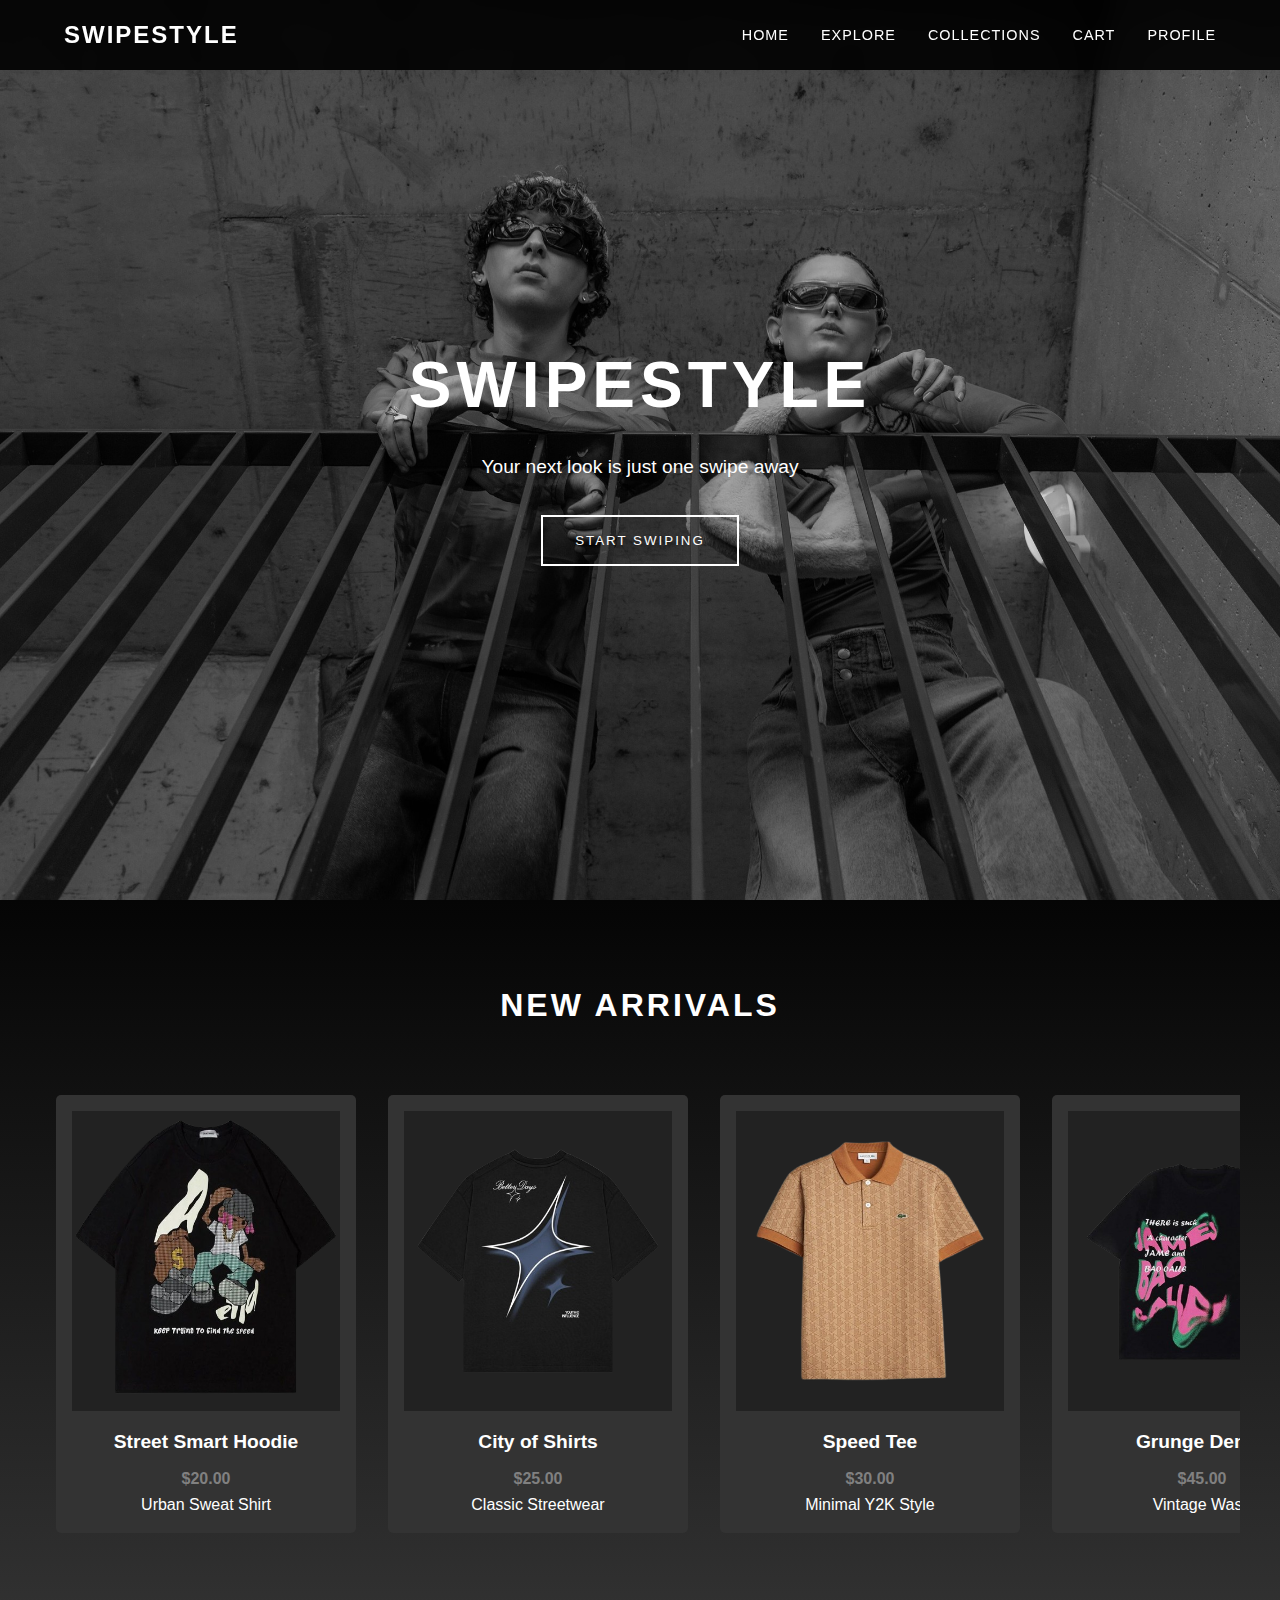
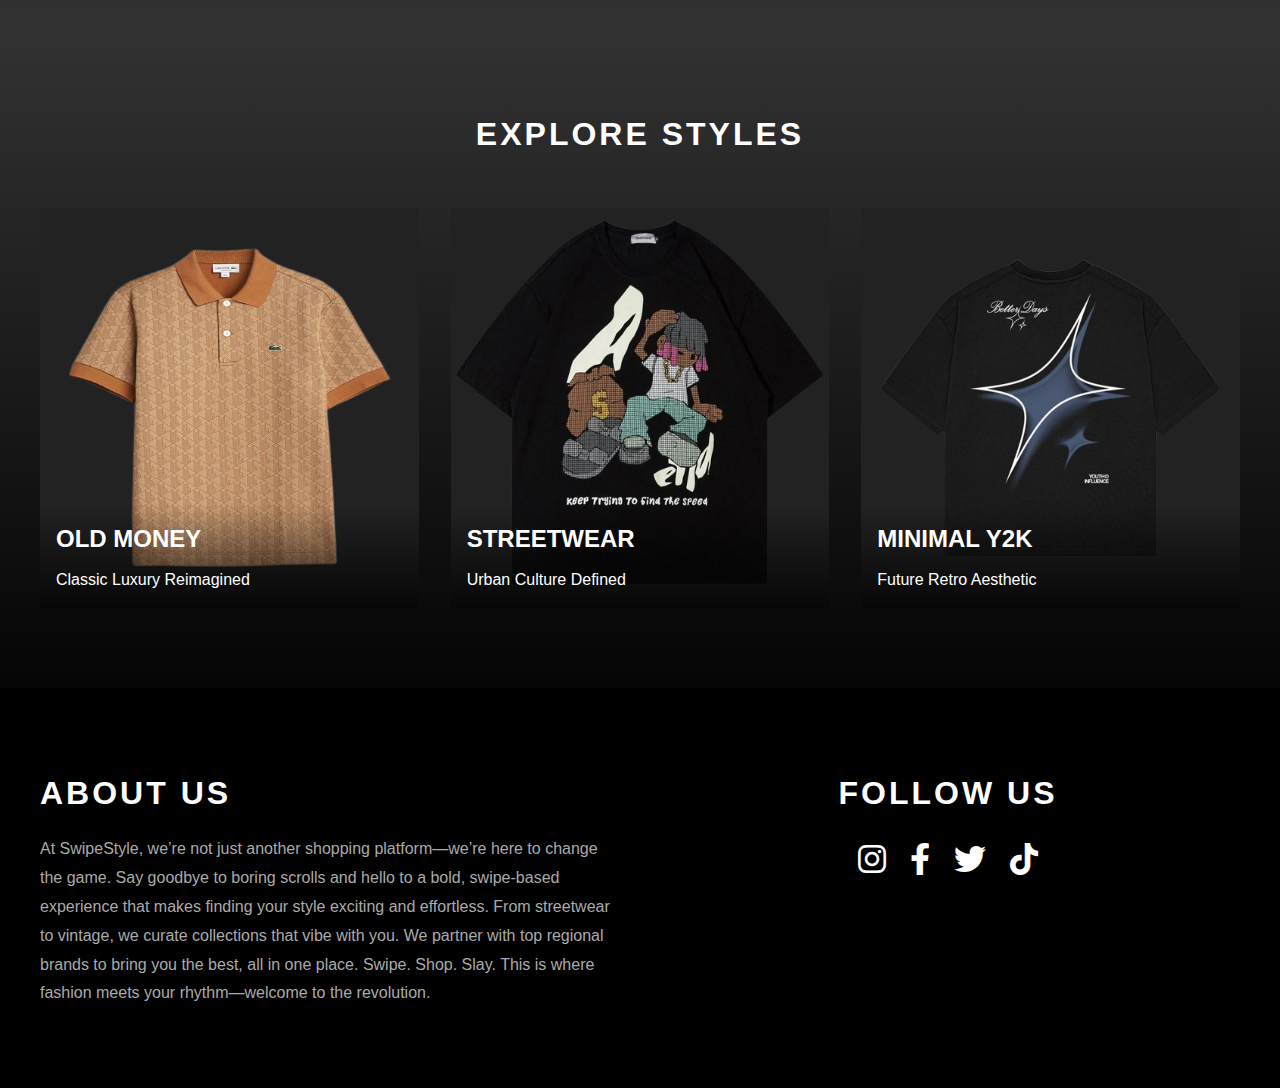
<file: swipeNstyle/index.html>
<!DOCTYPE html>
<html lang="en">
<head>
    <meta charset="UTF-8">
    <meta name="viewport" content="width=device-width, initial-scale=1.0">
    <title>SwipeStyle - Your next look is just one swipe away</title>
    <link href="https://cdnjs.cloudflare.com/ajax/libs/font-awesome/6.0.0/css/all.min.css" rel="stylesheet">
    <link href="style.css" rel="stylesheet">
    <style>
        
    </style>
</head>
<body>
    <nav class="navbar">
        <div class="nav-container">
            <div class="logo">SWIPESTYLE</div>
            <div class="nav-links">
                <a href="#home">Home</a>
                <a href="explore.html">Explore</a>
                <a href="#">Collections</a>
                <a href="#cart">Cart</a>
                <a href="#profile">Profile</a>
            </div>
        </div>
    </nav>

    <section class="hero" id="home">
        <h1>SwipeStyle</h1>
        <p>Your next look is just one swipe away</p>
        <button class="cta-button">Start Swiping</button>
        
    </section>
    

    <section class="new-arrivals">
        <h2 class="section-title">New Arrivals</h2>
        <div class="products-container">
            <div class="products" id="products">
                <!-- Products will be added here -->
            </div>
        </div>
    </section>

    <section class="categories">
        <h2 class="section-title">Explore Styles</h2>
        <div class="category-grid">
            <div class="category-card">
                <div class="category-image"><img src="media/4.png" class="category-image"></div>
                <div class="category-info">
                    <h3 class="category-name">OLD MONEY</h3>
                    <p>Classic Luxury Reimagined</p>
                </div>
            </div>
            <div class="category-card">
                <div class="category-image"><img src="media/3.png" class="category-image"></div>
                <div class="category-info">
                    <h3 class="category-name">STREETWEAR</h3>
                    <p>Urban Culture Defined</p>
                </div>
            </div>
            <div class="category-card">
                <div class="category-image"><img src="media/5.png" class="category-image"></div>
                <div class="category-info">
                    <h3 class="category-name">MINIMAL Y2K</h3>
                    <p>Future Retro Aesthetic</p>
                </div>
            </div>
        </div>
    </section>

    <section class="footer">
        <div class="footer-container">
            <div class="about-us">
                <h2>About Us</h2>
                <p>At SwipeStyle, we’re not just another shopping platform—we’re here to change the game. 
                Say goodbye to boring scrolls and hello to a bold, swipe-based experience that makes finding 
                your style exciting and effortless. From streetwear to vintage, we curate collections that vibe 
                with you. We partner with top regional brands to bring you the best, all in one place. Swipe. 
                Shop. Slay. This is where fashion meets your rhythm—welcome to the revolution.</p>
            </div>
            <div class="social-media">
                <h2>Follow Us</h2>
                <div class="social-icons">
                    <a href="https://www.instagram.com" target="_blank" class="icon"><i class="fab fa-instagram"></i></a>
                    <a href="https://www.facebook.com" target="_blank" class="icon"><i class="fab fa-facebook-f"></i></a>
                    <a href="https://twitter.com" target="_blank" class="icon"><i class="fab fa-twitter"></i></a>
                    <a href="https://www.tiktok.com" target="_blank" class="icon"><i class="fab fa-tiktok"></i></a>
                </div>
            </div>
            <div class="scroll-to-top" id="scrollToTop">
                <i class="fas fa-arrow-up"></i>
            </div>
        </div>
    </section>
    

    <script src="index.js"></script>
</body>
</html>
</file>
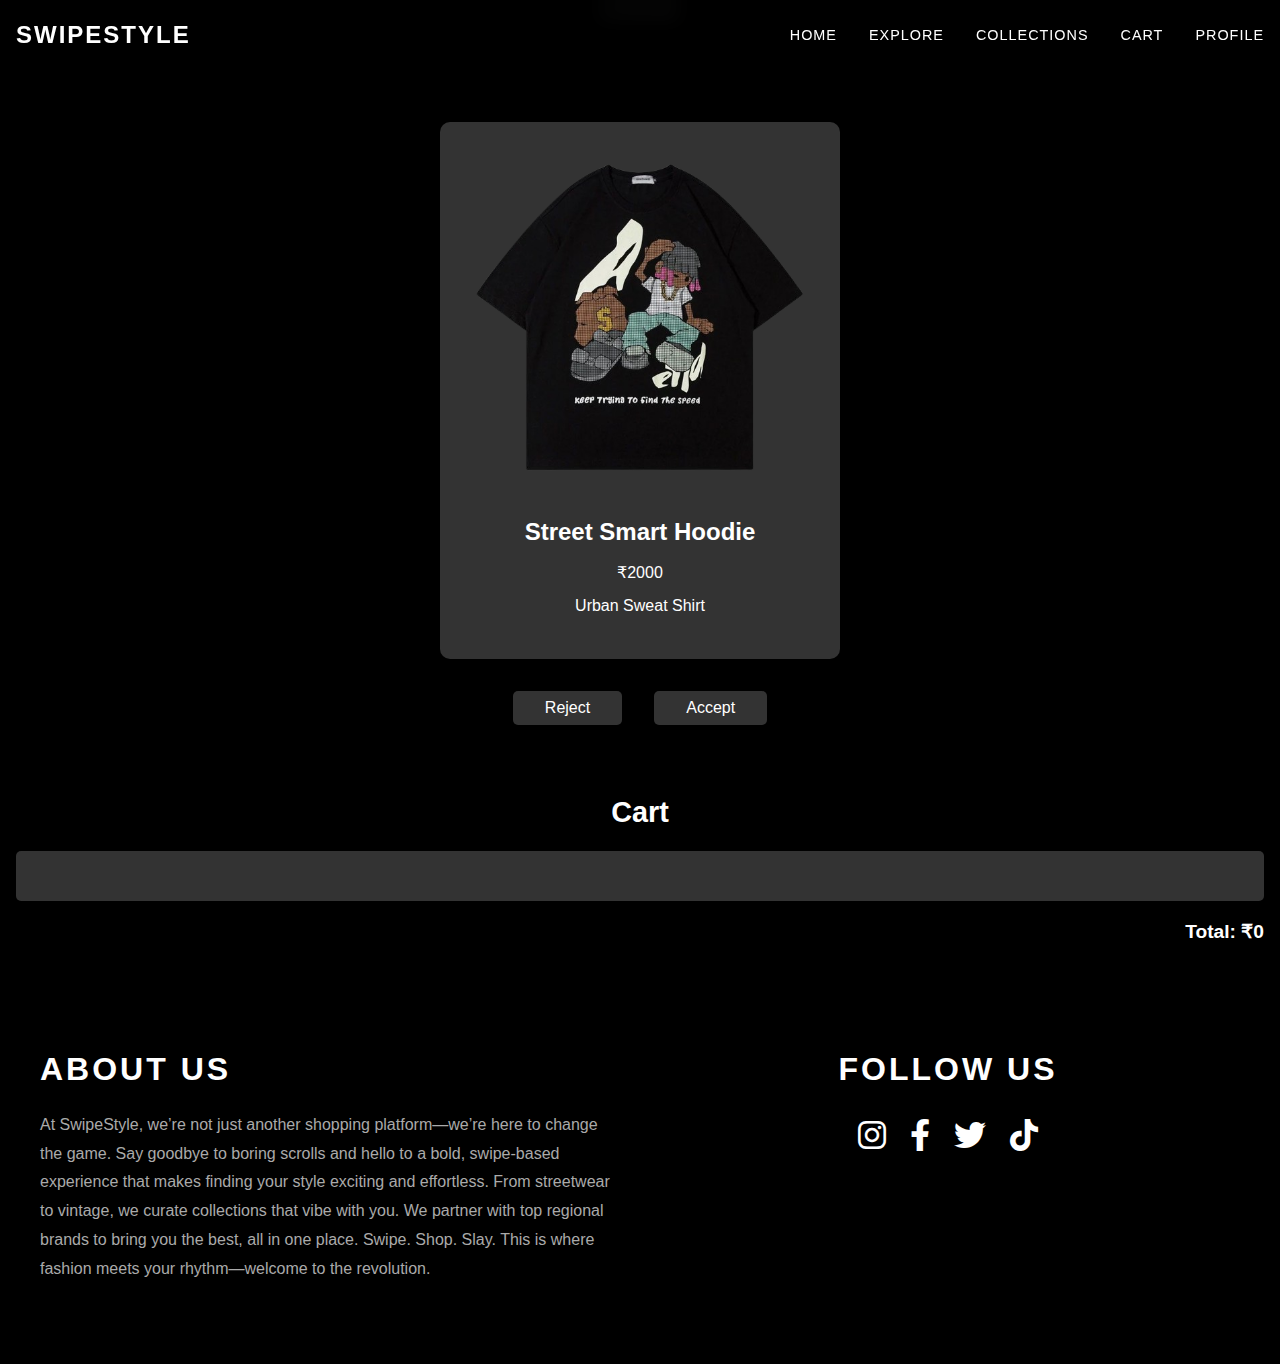
<file: swipeNstyle/explore.html>
<!DOCTYPE html>
<html lang="en">
<head>
    <meta charset="UTF-8">
    <meta name="viewport" content="width=device-width, initial-scale=1.0">
    <title>SwipeStyle - Your next look is just one swipe away</title>
    <link href="https://cdnjs.cloudflare.com/ajax/libs/font-awesome/6.0.0/css/all.min.css" rel="stylesheet">
    <link href="explore.css" rel="stylesheet">
    <style>
        
    </style>
</head>
<body>
    <nav class="navbar">
        <div class="nav-container">
            <div class="logo">SWIPESTYLE</div>
            <div class="nav-links">
                <a href="index.html">Home</a>
                <a href="explore.html">Explore</a>
                <a href="#">Collections</a>
                <a href="#cart" id="cart-link">Cart</a>
                <a href="#profile">Profile</a>
            </div>
        </div>
    </nav>

    <div><p> EXOKORE</p></div>

    <section class="product-display">
        <div id="product-main" class="product-card">
            <div class="product-image">
                <img id="product-image" src="" alt="Product Image">
            </div>
            <div class="product-info">
                <h3 id="product-name"></h3>
                <p id="product-price"></p>
                <p id="product-description"></p>
            </div>
        </div>
        <div class="swipe-buttons">
            <button id="swipe-left">Reject</button>
            <button id="swipe-right">Accept</button>
        </div>
    </section>

    <section class="cart-section">
        <h2>Cart</h2>
        <div id="cart-items"></div>
        <p id="cart-total">Total: ₹0</p>
    </section>

    <section class="footer">
        <div class="footer-container">
            <div class="about-us">
                <h2>About Us</h2>
                <p>At SwipeStyle, we’re not just another shopping platform—we’re here to change the game. 
                Say goodbye to boring scrolls and hello to a bold, swipe-based experience that makes finding 
                your style exciting and effortless. From streetwear to vintage, we curate collections that vibe 
                with you. We partner with top regional brands to bring you the best, all in one place. Swipe. 
                Shop. Slay. This is where fashion meets your rhythm—welcome to the revolution.</p>
            </div>
            <div class="social-media">
                <h2>Follow Us</h2>
                <div class="social-icons">
                    <a href="https://www.instagram.com" target="_blank" class="icon"><i class="fab fa-instagram"></i></a>
                    <a href="https://www.facebook.com" target="_blank" class="icon"><i class="fab fa-facebook-f"></i></a>
                    <a href="https://twitter.com" target="_blank" class="icon"><i class="fab fa-twitter"></i></a>
                    <a href="https://www.tiktok.com" target="_blank" class="icon"><i class="fab fa-tiktok"></i></a>
                </div>
            </div>
            <div class="scroll-to-top" id="scrollToTop">
                <i class="fas fa-arrow-up"></i>
            </div>
        </div>
    </section>
    

    <script src="explore.js"></script>
</body>
</html>
</file>
<file: swipeNstyle/style.css>
* {
    margin: 0;
    padding: 0;
    box-sizing: border-box;
    font-family: 'Arial', sans-serif;
}

:root {
    --primary-color: #ffffff;
    --background-color: #000000;
    --accent-color: #333333;
    --text-color: #ffffff;
    --transition: all 0.3s ease;
}

body {
    background-color: var(--background-color);
    color: var(--text-color);
    line-height: 1.6;
}

/* Navigation */
.navbar {
    position: fixed;
    top: 0;
    width: 100%;
    background-color: rgba(0, 0, 0, 0.9);
    backdrop-filter: blur(10px);
    z-index: 1000;
    transition: var(--transition);
}

.nav-container {
    display: flex;
    justify-content: space-between;
    align-items: center;
    padding: 1rem 5%;
    max-width: 1400px;
    margin: 0 auto;
}

.logo {
    font-size: 1.5rem;
    font-weight: bold;
    letter-spacing: 2px;
}

.nav-links {
    display: flex;
    gap: 2rem;
}

.nav-links a {
    color: var(--text-color);
    text-decoration: none;
    text-transform: uppercase;
    font-size: 0.9rem;
    letter-spacing: 1px;
    transition: var(--transition);
}

.nav-links a:hover {
    color: #808080;
}

/* Hero Section */
.hero {
    height: 100vh;
    display: flex;
    flex-direction: column;
    justify-content: center;
    align-items: center;
    text-align: center;
    padding: 1  0 1rem;
  
    /* Background image and scaling */
    background-image: url("media/swag.jpg");
    background-size: cover;
    background-position: center;
    background-repeat: no-repeat;
  }

.hero h1 {
    font-size: 4rem;
    margin-bottom: 1rem;
    letter-spacing: 5px;
    text-transform: uppercase;
}

.hero p {
    font-size: 1.2rem;
    margin-bottom: 2rem;
}

.cta-button {
    padding: 1rem 2rem;
    background-color: transparent;
    border: 2px solid var(--primary-color);
    color: var(--primary-color);
    text-transform: uppercase;
    letter-spacing: 2px;
    cursor: pointer;
    transition: var(--transition);
}

.cta-button:hover {
    background-color: var(--primary-color);
    color: var(--background-color);
}

/* New Arrivals Section */
.new-arrivals {
    padding: 5rem 1rem;
    background: linear-gradient(to top, rgba(100, 100, 100, 0.5), rgba(10, 10, 10, 0.5));
}

.section-title {
    text-align: center;
    font-size: 2rem;
    margin-bottom: 3rem;
    text-transform: uppercase;
    letter-spacing: 3px;
}

.products-container {
    position: relative;
    max-width: 1200px;
    margin: 0 auto;
    overflow: hidden;
}

.products {
    display: flex;
    transition: transform 0.5s ease;
    gap: 2rem;
    padding: 1rem;
}

.product-card {
    min-width: 300px;
    background-color: var(--accent-color);
    padding: 1rem;
    border-radius: 5px;
    transition: var(--transition);
}

.product-card:hover {
    transform: translateY(-5px);
}

.product-image {
    width: 100%;
    height: 300px;
    background-color: #222;
    margin-bottom: 1rem;
}

.product-info {
    text-align: center;
}

.product-name {
    font-size: 1.2rem;
    margin-bottom: 0.5rem;
}

.product-price {
    font-weight: bold;
    color: #808080;
}

/* Category Grid */
.categories {
    padding: 5rem 1rem;
    background: linear-gradient(to top,rgba(10, 10, 10, 0.5),rgba(100, 100, 100, 0.5) );  
}

.category-grid {
    display: grid;
    grid-template-columns: repeat(auto-fit, minmax(300px, 1fr));
    gap: 2rem;
    max-width: 1200px;
    margin: 0 auto;
}

.category-card {
    position: relative;
    height: 400px;
    overflow: hidden;
    cursor: pointer;
}

.category-image {
    width: 100%;
    height: 100%;
    background-color: #222;
    transition: var(--transition);
}

.category-info {
    position: absolute;
    bottom: 0;
    left: 0;
    right: 0;
    padding: 1rem;
    background: linear-gradient(transparent, rgba(0,0,0,0.8));
}
.the{
    height: 24rem;
    width: 100%;
}

.category-name {
    font-size: 1.5rem;
    margin-bottom: 0.5rem;
}

/* Responsive Design */
@media (max-width: 768px) {
    .nav-links {
        display: none;
    }

    .hero h1 {
        font-size: 2.5rem;
    }

    .product-card {
        min-width: 250px;
    }
}

/* Footer Section */
.footer {
    padding: 5rem 1rem;
    background: linear-gradient(to top, rgba(10, 10, 10, 0.9), );
    color: var(--text-color);
    text-align: center;
    position: relative;
}

.footer-container {
    max-width: 1200px;
    margin: 0 auto;
    display: grid;
    grid-template-columns: 1fr 1fr;
    gap: 2rem;
    justify-content: center;
    align-items: start;
}

.about-us {
    text-align: left;
}

.about-us h2 {
    font-size: 2rem;
    margin-bottom: 1rem;
    text-transform: uppercase;
    letter-spacing: 3px;
}

.about-us p {
    line-height: 1.8;
    font-size: 1rem;
    color: #aaaaaa;
}

.social-media {
    text-align: center;
}

.social-media h2 {
    font-size: 2rem;
    margin-bottom: 1rem;
    text-transform: uppercase;
    letter-spacing: 3px;
}

.social-icons {
    display: flex;
    justify-content: center;
    gap: 1.5rem;
}

.social-icons .icon {
    color: var(--text-color);
    font-size: 2rem;
    transition: transform 0.3s ease, color 0.3s ease;
}

.social-icons .icon:hover {
    transform: scale(1.2);
    color: #808080;
}

/* Scroll to Top Button */
.scroll-to-top {
    position: fixed;
    bottom: 2rem;
    right: 2rem;
    background: var(--accent-color);
    color: var(--text-color);
    padding: 1rem;
    border-radius: 50%;
    cursor: pointer;
    display: flex;
    justify-content: center;
    align-items: center;
    font-size: 1.5rem;
    box-shadow: 0 4px 8px rgba(0, 0, 0, 0.5);
    transition: opacity 0.3s ease, transform 0.3s ease;
    opacity: 0;
    visibility: hidden;
}

.scroll-to-top.show {
    opacity: 1;
    visibility: visible;
    transform: translateY(0);
}

.scroll-to-top:hover {
    background-color: #808080;
    color: var(--background-color);
}
</file>
<file: swipeNstyle/explore.css>
/* Reset and Global Styles */
* {
    margin: 0;
    padding: 0;
    box-sizing: border-box;
    font-family: 'Arial', sans-serif;
}

:root {
    --primary-color: #ffffff;
    --background-color: #000000;
    --accent-color: #333333;
    --text-color: #ffffff;
    --hover-color: #777777;
    --transition: all 0.3s ease;
}

body {
    background-color: var(--background-color);
    color: var(--text-color);
    line-height: 1.6;
    text-align: center;
}

/* Navigation Bar */
.navbar {
    position: fixed;
    top: 0;
    width: 100%;
    background-color: rgba(0, 0, 0, 0.9);
    backdrop-filter: blur(10px);
    z-index: 1000;
    padding: 1rem;
}

.nav-container {
    display: flex;
    justify-content: space-between;
    align-items: center;
    max-width: 1400px;
    margin: 0 auto;
}

.logo {
    font-size: 1.5rem;
    font-weight: bold;
    letter-spacing: 2px;
    color: var(--primary-color);
}

.nav-links {
    display: flex;
    gap: 2rem;
}

.nav-links a {
    color: var(--text-color);
    text-decoration: none;
    text-transform: uppercase;
    font-size: 0.9rem;
    letter-spacing: 1px;
    transition: var(--transition);
}

.nav-links a:hover {
    color: var(--hover-color);
}

/* Product Display Section */
.product-display {
    margin-top: 6rem;
    display: flex;
    flex-direction: column;
    align-items: center;
    gap: 2rem;
}

.product-card {
    background-color: var(--accent-color);
    padding: 2rem;
    border-radius: 10px;
    width: 90%;
    max-width: 400px;
    text-align: center;
    transition: var(--transition);
}

.product-card:hover {
    transform: translateY(-5px);
}

.product-image img {
    width: 100%;
    max-height: 350px;
    object-fit: cover;
    border-radius: 10px;
}

.product-info h3 {
    margin-top: 1rem;
    font-size: 1.5rem;
}

.product-info p {
    margin: 0.5rem 0;
}

/* Swipe Buttons */
.swipe-buttons {
    display: flex;
    justify-content: center;
    gap: 2rem;
}

.swipe-buttons button {
    padding: 0.5rem 2rem;
    font-size: 1rem;
    color: var(--text-color);
    background-color: var(--accent-color);
    border: none;
    border-radius: 5px;
    cursor: pointer;
    transition: var(--transition);
}

.swipe-buttons button:hover {
    background-color: var(--hover-color);
}

.swipe-left {
    background-color: #ff4d4d;
}

.swipe-right {
    background-color: #4caf50;
}

/* Cart Section */
.cart-section {
    margin-top: 3rem;
    padding: 1rem;
    display: block;
    transition: opacity 1.3s ease-out;
}

.cart-section h2 {
    font-size: 1.8rem;
    margin-bottom: 1rem;
}

#cart-items {
    margin: 1rem 0;
    padding: 1rem;
    background-color: var(--accent-color);
    border-radius: 5px;
    min-height: 50px;
    overflow-y: auto;
}

#cart-total {
    font-size: 1.2rem;
    font-weight: bold;
    text-align: right;
}

/* Responsive Design */
@media (max-width: 768px) {
    .nav-links {
        display: none;
    }

    .product-card {
        min-width: 250px;
    }

    .swipe-buttons button {
        padding: 0.4rem 1rem;
        font-size: 0.8rem;
    }
}

/* Footer Section */
.footer {
    padding: 5rem 1rem;
    background: linear-gradient(to top, rgba(10, 10, 10, 0.9), );
    color: var(--text-color);
    text-align: center;
    position: relative;
}

.footer-container {
    max-width: 1200px;
    margin: 0 auto;
    display: grid;
    grid-template-columns: 1fr 1fr;
    gap: 2rem;
    justify-content: center;
    align-items: start;
}

.about-us {
    text-align: left;
}

.about-us h2 {
    font-size: 2rem;
    margin-bottom: 1rem;
    text-transform: uppercase;
    letter-spacing: 3px;
}

.about-us p {
    line-height: 1.8;
    font-size: 1rem;
    color: #aaaaaa;
}

.social-media {
    text-align: center;
}

.social-media h2 {
    font-size: 2rem;
    margin-bottom: 1rem;
    text-transform: uppercase;
    letter-spacing: 3px;
}

.social-icons {
    display: flex;
    justify-content: center;
    gap: 1.5rem;
}

.social-icons .icon {
    color: var(--text-color);
    font-size: 2rem;
    transition: transform 0.3s ease, color 0.3s ease;
}

.social-icons .icon:hover {
    transform: scale(1.2);
    color: #808080;
}

/* Scroll to Top Button */
.scroll-to-top {
    position: fixed;
    bottom: 2rem;
    right: 2rem;
    background: var(--accent-color);
    color: var(--text-color);
    padding: 1rem;
    border-radius: 50%;
    cursor: pointer;
    display: flex;
    justify-content: center;
    align-items: center;
    font-size: 1.5rem;
    box-shadow: 0 4px 8px rgba(0, 0, 0, 0.5);
    transition: opacity 0.3s ease, transform 0.3s ease;
    opacity: 0;
    visibility: hidden;
}

.scroll-to-top.show {
    opacity: 1;
    visibility: visible;
    transform: translateY(0);
}

.scroll-to-top:hover {
    background-color: #808080;
    color: var(--background-color);
}
</file>
